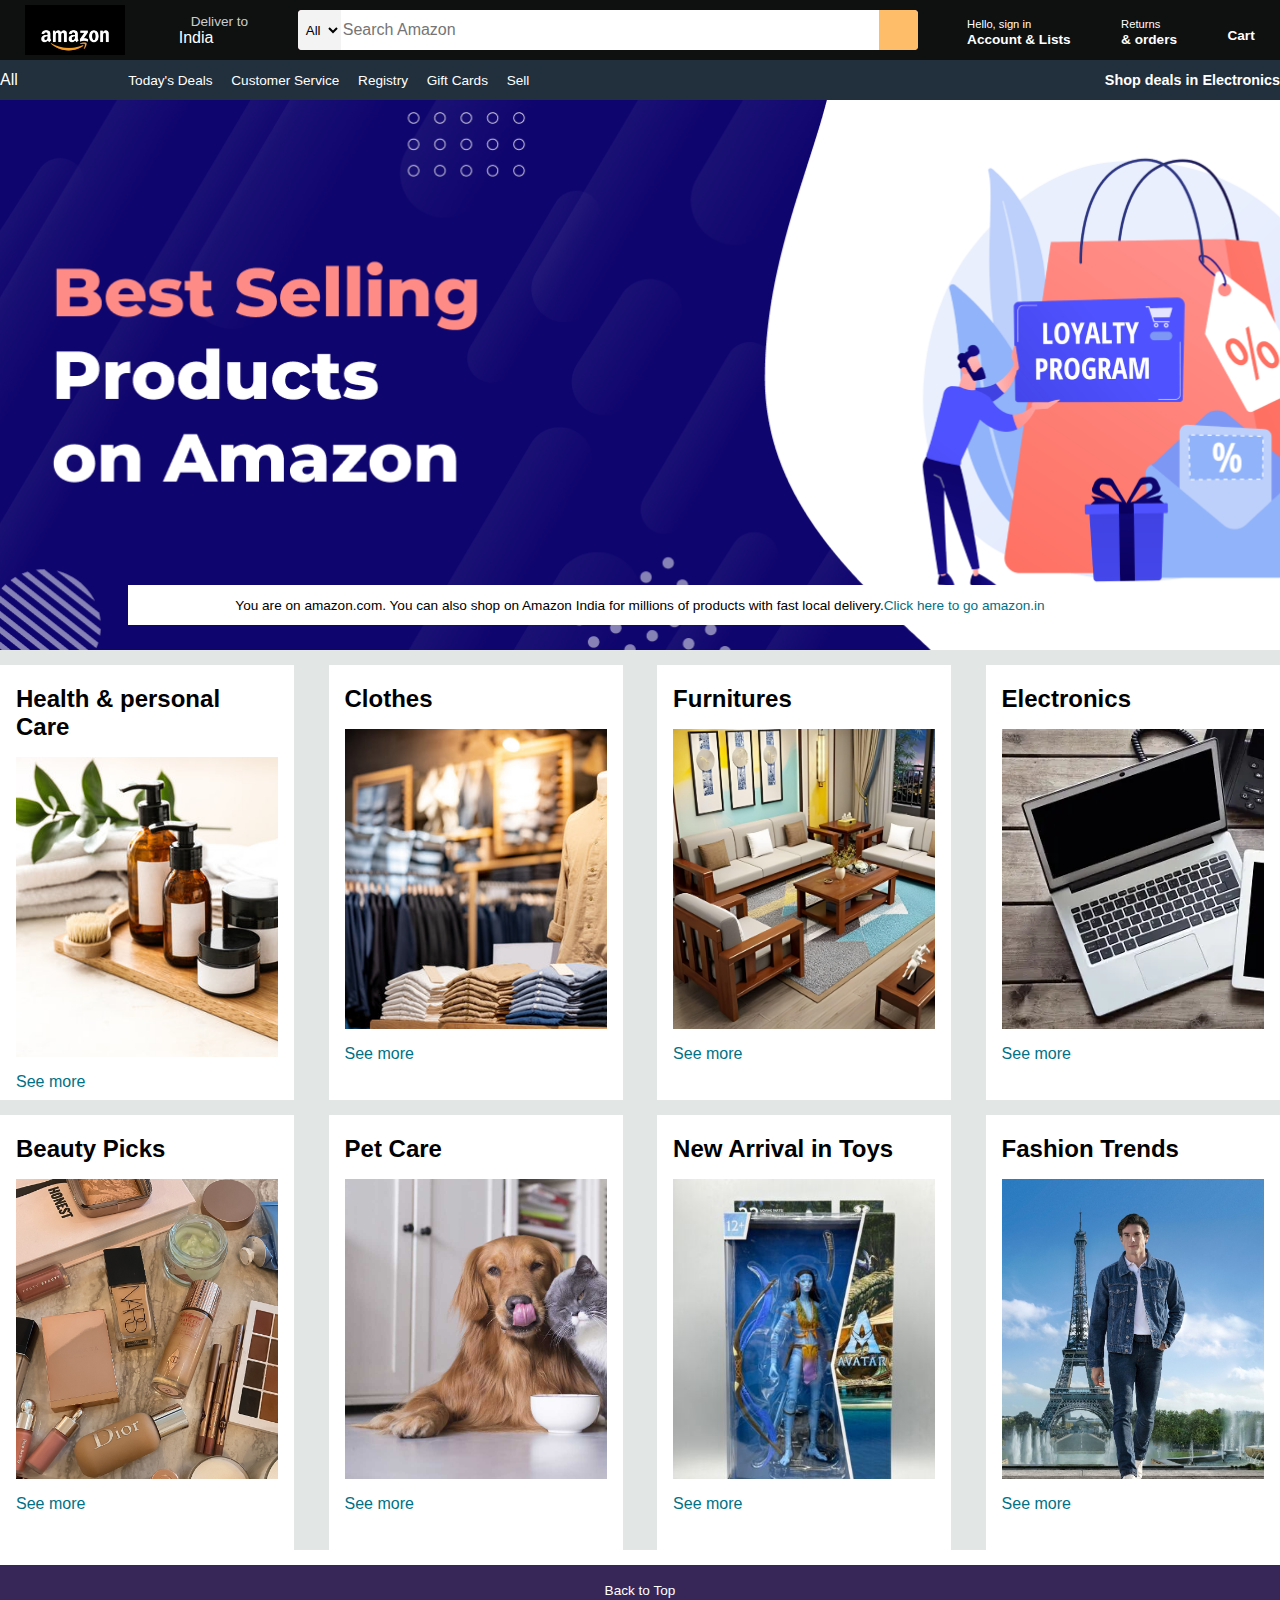
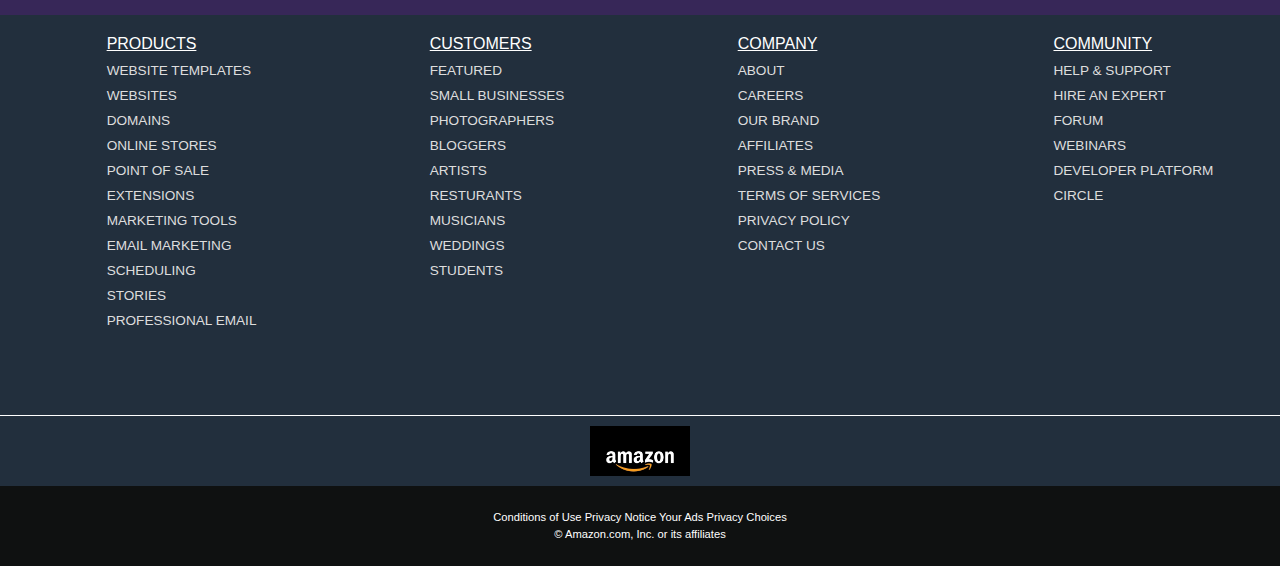
<file: Amazon Clone/index.html>
<!DOCTYPE html>
<html lang="en">
<head>
    <meta charset="UTF-8">
    <meta name="viewport" content="width=device-width, initial-scale=1.0">
    <title>Amazon Clone</title>
    <link rel="stylesheet" href="https://cdnjs.cloudflare.com/ajax/libs/font-awesome/6.6.0/css/all.min.css" integrity="sha512-Kc323vGBEqzTmouAECnVceyQqyqdsSiqLQISBL29aUW4U/M7pSPA/gEUZQqv1cwx4OnYxTxve5UMg5GT6L4JJg==" crossorigin="anonymous" referrerpolicy="no-referrer" />
    <link rel="stylesheet" href="style.css">
</head>
<body>
    <header>
        <div class="navbar">
            <div class="nav-logo border">
                <div class="logo"></div>
            </div>

            <div class="nav-address border">
                <p class="add-first">Deliver to</p>
                <div class="add-icon">
                    <i class="fa-solid fa-location-dot"></i>
                    <p class="add-second">India</p>
                </div>
            </div>

            <div class="nav-search">
                <select class="search-select">
                    <option>All</option>
                </select>
                <input placeholder="Search Amazon" class="search-input">
                <div class="search-icon">
                    <i class="fa-solid fa-magnifying-glass"></i>
                </div>
            </div>

            <div class="nav-signin border">
                <p><span>Hello, sign in</span></p>
                <p class="nav-second">Account & Lists</p>
            </div>
            <div class="nav-return border">
                <p><span>Returns</span></p>
                <p class="nav-second">& orders</p>
            </div>
            <div class="nav-cart border">
                <i class="fa-solid fa-cart-shopping"></i>
                Cart
            </div>
        </div>
            <div class="panel">
                <div class="panel-all">
                    <i class="fa-solid fa-bars"></i>
                    All
                </div>
                <div class="panel-ops">
                    <p>Today's Deals</p>
                    <p>Customer Service</p>
                    <p>Registry</p>
                    <p>Gift Cards</p>
                    <p>Sell</p>
                </div>
                <div class="panel-deals">
                    Shop deals in Electronics
                </div>
            </div>
    </header>

    <div class="hero-section">
        <div class="hero-msg">
            <p>You are on amazon.com. You can also shop on Amazon India for millions of products with fast local delivery.</p> <a>Click here to go amazon.in</a>        </div>
    </div>

    <div class="shop-section">
        <div class="box">
            <div class="box-content">
                <h2>Health & personal Care</h2>
                <div class="box-img" style="background-image: url('box1_image.jpg');"></div>
                <p>See more</p>  
            </div>          
        </div>
        <div class="box">
            <div class="box-content">
                <h2>Clothes</h2>
                <div class="box-img" style="background-image: url('box2_image.jpg');"></div>
                <p>See more</p>  
            </div> 
        </div>
        <div class="box">
            <div class="box-content">
                <h2>Furnitures</h2>
                <div class="box-img" style="background-image: url('box3_image.jpg');"></div>
                <p>See more</p>  
            </div> 
        </div>
        <div class="box">
            <div class="box-content">
                <h2>Electronics</h2>
                <div class="box-img" style="background-image: url('box4_img.webp');"></div>
                <p>See more</p>  
            </div> 
        </div>
        <div class="box">
            <div class="box-content">
                <h2>Beauty Picks</h2>
                <div class="box-img" style="background-image: url('box5_image.jpg');"></div>
                <p>See more</p>  
            </div>          
        </div>
        <div class="box">
            <div class="box-content">
                <h2>Pet Care</h2>
                <div class="box-img" style="background-image: url('box6_image.jpg');"></div>
                <p>See more</p>  
            </div> 
        </div>
        <div class="box">
            <div class="box-content">
                <h2>New Arrival in Toys</h2>
                <div class="box-img" style="background-image: url('box7_image.jpg');"></div>
                <p>See more</p>  
            </div> 
        </div>
        <div class="box">
            <div class="box-content">
                <h2>Fashion Trends</h2>
                <div class="box-img" style="background-image: url('box8_image.jpeg');"></div>
                <p>See more</p>  
            </div> 
        </div>
    </div>

    <footer>
        <div class="foot-panel1">
            Back to Top
        </div>
        <div class="foot-panel2">
            <ul>
                <p>PRODUCTS</p>
                <a>WEBSITE TEMPLATES</a>
                <a>WEBSITES</a>
                <a>DOMAINS</a>
                <a>ONLINE STORES</a>
                <a>POINT OF SALE</a>
                <a>EXTENSIONS</a>
                <a>MARKETING TOOLS</a>
                <a>EMAIL MARKETING</a>
                <a>SCHEDULING</a>
                <a>STORIES</a>
                <a>PROFESSIONAL EMAIL</a>
            </ul>
            <ul>
                <p>CUSTOMERS</p>
                <a>FEATURED</a>
                <a>SMALL BUSINESSES</a>
                <a>PHOTOGRAPHERS</a>
                <a>BLOGGERS</a>
                <a>ARTISTS</a>
                <a>RESTURANTS</a>
                <a>MUSICIANS</a>
                <a>WEDDINGS</a>
                <a>STUDENTS</a>
            </ul>
            <ul>
                <p>COMPANY</p>
                <a>ABOUT</a>
                <a>CAREERS</a>
                <a>OUR BRAND</a>
                <a>AFFILIATES</a>
                <a>PRESS & MEDIA</a>
                <a>TERMS OF SERVICES</a>
                <a>PRIVACY POLICY</a>
                <a>CONTACT US</a>
            </ul>
            <ul>
                <p>COMMUNITY</p>
                <a>HELP & SUPPORT</a>
                <a>HIRE AN EXPERT</a>
                <a>FORUM</a>
                <a>WEBINARS</a>
                <a>DEVELOPER PLATFORM</a>
                <a>CIRCLE</a>
            </ul>
        </div>
        <div class="foot-panel3">
            <div class="logo"></div>
        </div>
        <div class="foot-panel4">
            <div class="pages">
                <a>Conditions of Use</a>
                <a>Privacy Notice</a>
                <a>Your Ads Privacy Choices</a>
            </div>
            <div class="copyright">
                &copy; Amazon.com, Inc. or its affiliates
            </div>
        </div>
    </footer>
</body>
</html>
</file>
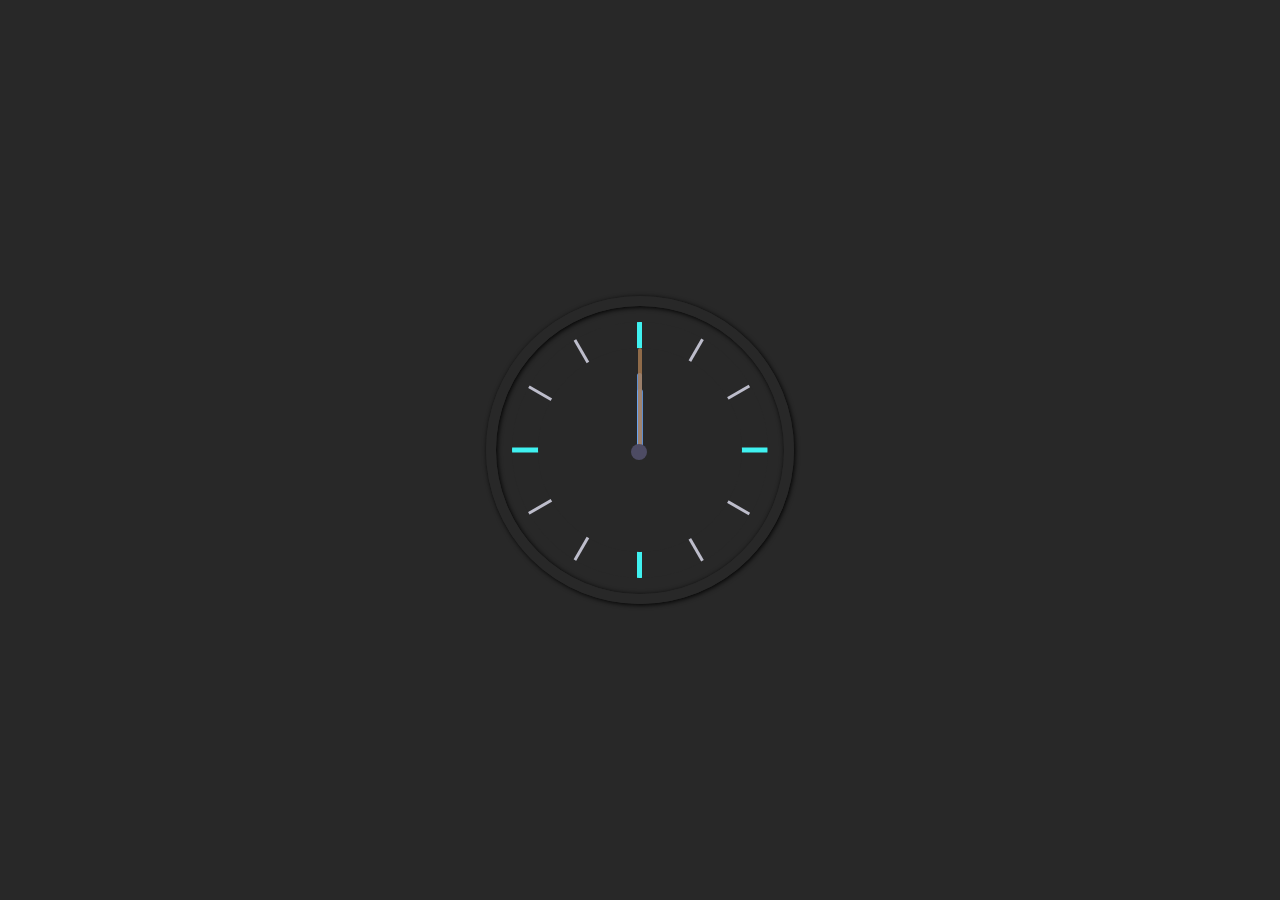
<file: Analog Clock/index.html>
<!DOCTYPE html>
<html lang="en">
<head>
    <meta charset="UTF-8">
    <meta name="viewport" content="width=device-width, initial-scale=1.0">
    <title>Analog Clock</title>
     <link rel="stylesheet" href="style.css">
</head>
<body>
    <div id="clock">
        <div id="clockInner">
            <div class="marking marking-one"></div>
            <div class="marking marking-two"></div>
            <div class="marking marking-three"></div>
            <div class="marking marking-four"></div>

            <div class="clockface"></div>

            <div id="inner"></div>

            <div id="hour"></div>
            <div id="minute"></div>
            <div id="second"></div>
        </div>
    </div>
    
    <script src="script.js"></script>
</body>
</html>
</file>
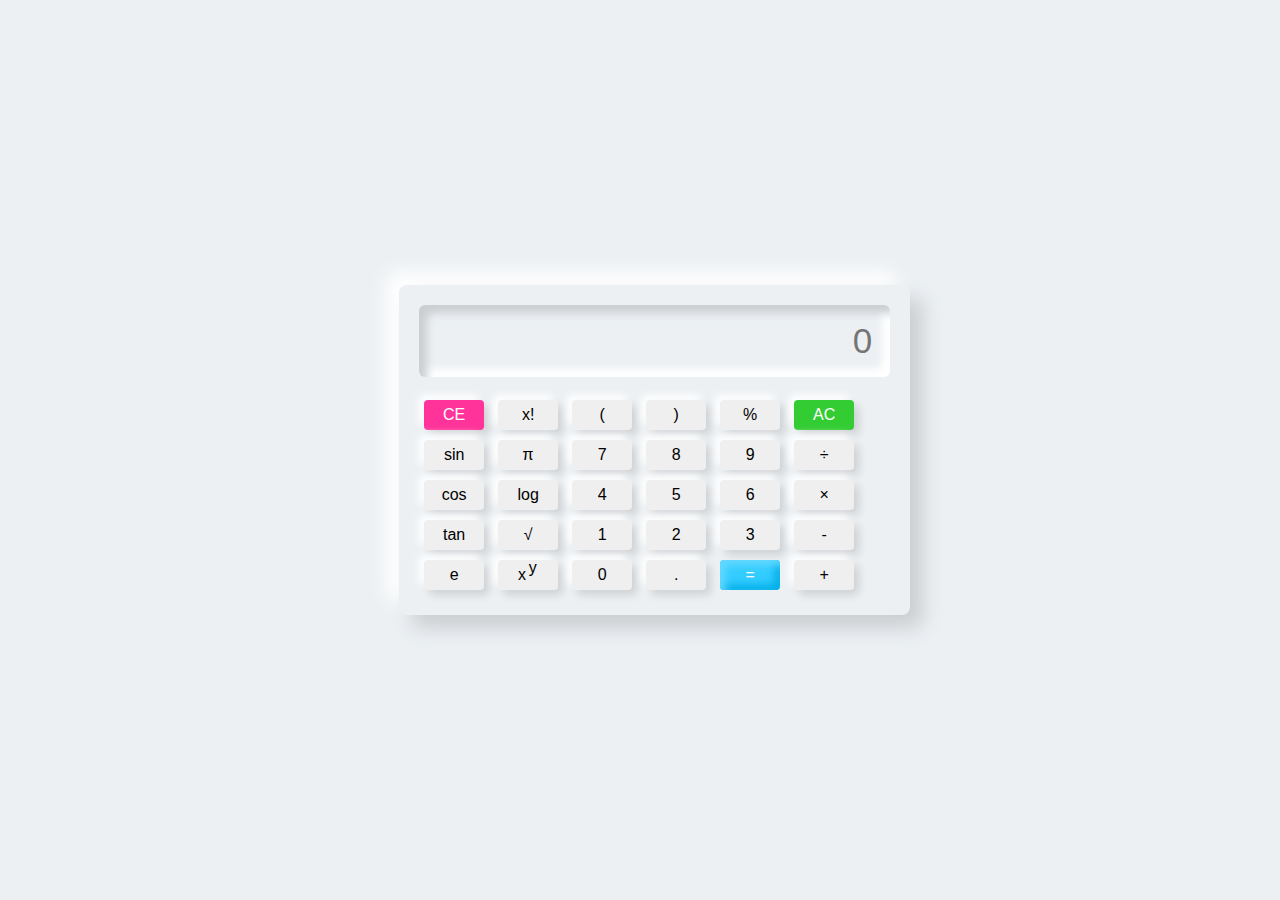
<file: Scientific Calculator/index.html>
<!DOCTYPE html>
<html lang="en">
<head>
    <meta charset="UTF-8">
    <meta name="viewport" content="width=device-width, initial-scale=1.0">
    <title>Scientific Calculator</title>
    <link rel="stylesheet" type="text/css"
        href="https://stackpath.bootstrapcdn.com/font-awesome/4.7.0/css/font-awesome.min.css">
    <link rel="stylesheet" href="style.css">
</head>
<body>

    <div class="container">
        <div class="display">
            <input id="screen" type="text" placeholder="0">
        </div>

        <div class="btns">
            <div class="row">
                <button id="ce" onclick="backspc()">CE</button>
                <button onclick="fact()">x!</button>
                <button class="btn">(</button>
                <button class="btn">)</button>
                <button class="btn">%</button>
                <button id="ac" onclick="screen.value=''">AC</button>
            </div>

            <div class="row">
                <button onclick="sin()">sin</button>
                <button onclick="pi()">π</button>
                <button class="btn">7</button>
                <button class="btn">8</button>
                <button class="btn">9</button>
                <button class="btn">÷</button>
            </div>

            <div class="row">
                <button onclick="cos()">cos</button>
                <button onclick="log()">log</button>
                <button class="btn">4</button>
                <button class="btn">5</button>
                <button class="btn">6</button>
                <button class="btn">×</button>
            </div>

            <div class="row">
                <button onclick="tan()">tan</button>
                <button onclick="sqrt()">√</button>
                <button class="btn">1</button>
                <button class="btn">2</button>
                <button class="btn">3</button>
                <button class="btn">-</button>
            </div>

            <div class="row">
                <button onclick="e()">e</button>
                <button onclick="pow()">x <span style="position: relative; bottom: .4em; right: .1em;">y</span>
                </button>
                <button class="btn">0</button>
                <button class="btn">.</button>
                <button id="eval" onclick="screen.value=eval(screen.value)">=</button>
                <button class="btn">+</button>
            </div>
        </div>
    </div>

    <script src="script.js"></script>
</body>
</html>
</file>
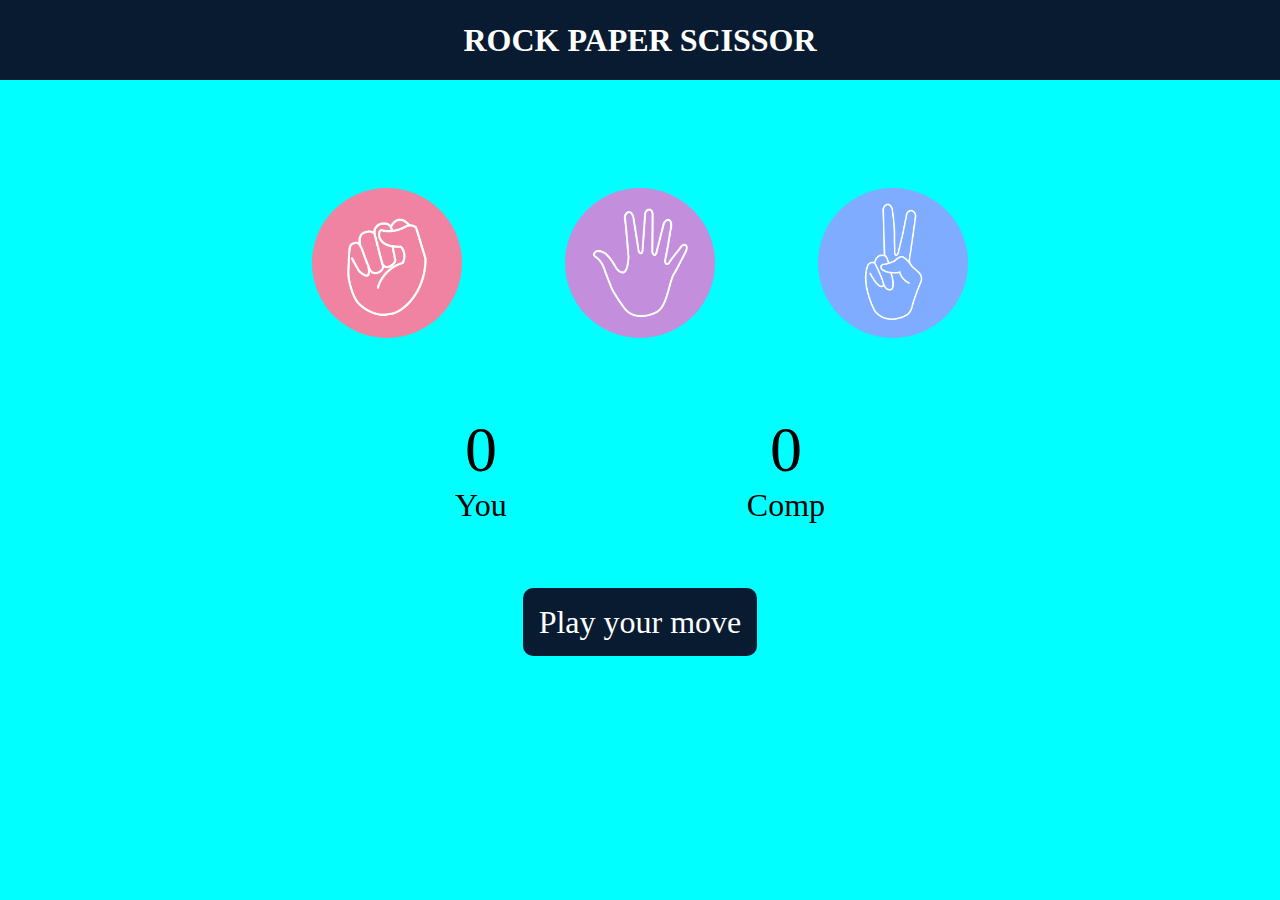
<file: Stone, Paper, Scissor/index.html>
<!DOCTYPE html>
<html lang="en">
<head>
    <meta charset="UTF-8">
    <meta name="viewport" content="width=device-width, initial-scale=1.0">
    <title>Stone Paper Scissor</title>
    <link rel="stylesheet" href="style.css">
</head>
<body>
    <h1>ROCK   PAPER   SCISSOR</h1>
    <div class="choices">
        <div class="choice" id="rock">
            <img src="rock.png">
        </div>
        <div class="choice" id="paper">
            <img src="paper.png">
        </div>
        <div class="choice" id="scissor">
            <img src="scissors.png">
        </div>
    </div>
    <div class="score-board">
        <div class="score">
            <p id="user-score">0</p>
            <p>You</p>
        </div>
        <div class="score">
            <p id="comp-score">0</p>
            <p>Comp</p>
        </div>
    </div>
    <div class="msg-container">
        <p id="msg">Play your move</p>
    </div>

    <script src="script.js"></script>
</body>
</html>
</file>
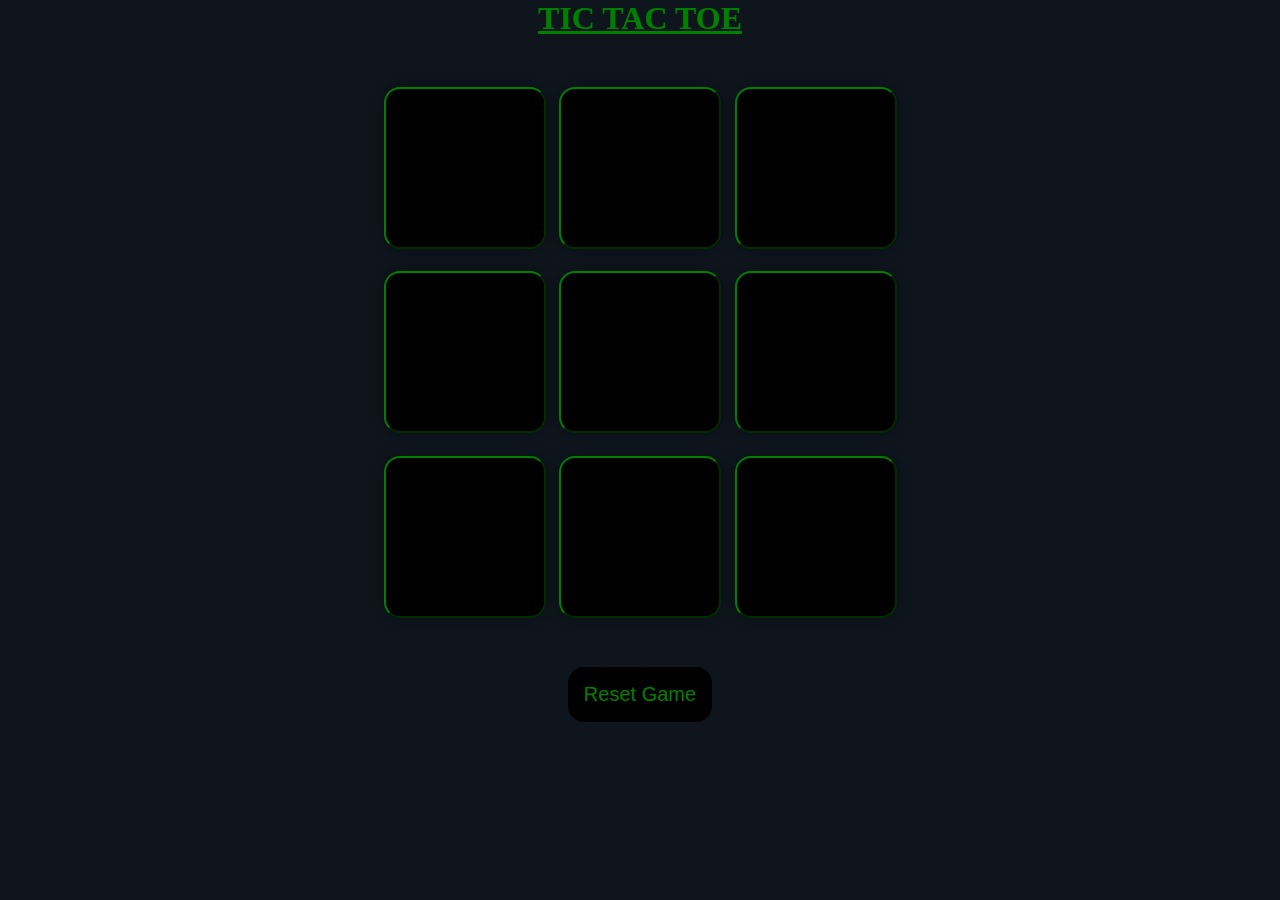
<file: Tic Tac Toe Game/index.html>
<!DOCTYPE html>
<html lang="en">
<head>
    <meta charset="UTF-8">
    <meta name="viewport" content="width=device-width, initial-scale=1.0">
    <title>Tic Tac Toe</title>
    <link rel="stylesheet" href="style.css">
</head>
<body>
    <div class="msg-container hide">
        <p id="msg">Winner</p>
        <button id="new-btn">New Game</button>
    </div>
    <main>
        <h1>TIC TAC TOE</h1>
        <div class="container">
            <div class="game">
                <button class="box"></button>
                <button class="box"></button>
                <button class="box"></button>
                <button class="box"></button>
                <button class="box"></button>
                <button class="box"></button>
                <button class="box"></button>
                <button class="box"></button>
                <button class="box"></button>
            </div>
        </div>
        <button id="reset-btn">Reset Game</button>
    </main>
    
    <script src="script.js"></script>
</body>
</html>
</file>
<file: Amazon Clone/style.css>
*{
            margin: 0;
            font-family: Arial;
            border: border-box;
        }
        .navbar{
            height: 60px;
            background-color: #0f1111;
            color: white;
            display: flex;
            align-items: center;
            justify-content: space-around;
        }
        .nav-logo{
            height: 50px;
            width: 100px;
        }
        .logo{
            background-image: url("amazon_logo.jpg");
            background-size: cover;
            height: 50px;
            width: 100%;
        }
        .border{
            border: 1.5px solid transparent;
        }
        .border:hover{
            border: 1.5px solid white;
        }

        .add-first{
            color: #cccccc;
            font-size: 0.85rem;
            margin-left: 15px;
        }
        .add-second{
            font-size: 1rem;
            margin-left: 3px;
        }
        .add-icon{
            display: flex;
            align-items: center;
        }

        .nav-search{
            display: flex;
            justify-content: space-evenly;
            background-color: pink;
            width: 620px;
            height: 40px;
            border-radius: 4px;
        }
        .search-select{
            background-color: #f3f3f3;
            width: 50px;
            text-align: center;
            border-top-left-radius: 4px;
            border-bottom-left-radius: 4px;
            border: none;
        }
        .search-input{
            width: 100%;
            font-size: 1rem;
            border: none;
        }
        .search-icon{
            width: 45px;
            display: flex;
            justify-content: center;
            align-items: center;
            font-size: 1.2rem;
            background-color: #febd68;
            border-top-right-radius: 4px;
            border-bottom-right-radius: 4px;
            color: #0f1111;
        }
        .nav-search:hover{
            border: 2px solid orange;
        }

        span{
            font-size: 0.7rem;
        }
        .nav-second{
            font-size: 0.85rem;
            font-weight: 700;
        }
        .nav-cart i {
            font-size: 30px;
        }
        .nav-cart{
            font-size: 0.85rem;
            font-weight: 700;
        }
        .panel{
            height: 40px;
            background-color: #222f3d;
            display: flex;
            color: white;
            align-items: center;
            justify-content: space-between;
        }
        .panel-ops p{
            display: inline;
            margin-left: 15px;
        }
        .panel-ops{
            width: 70%;
            font-size: 0.85rem;
        }
        .panel-deals{
            font-size: 0.9rem;
            font-weight: 700;
        }

        .hero-section{
            background-image: url("hero_image.png");
            background-size: cover;
            height: 550px;
            display: flex;
            justify-content: center;
            align-items: flex-end;
        }
        .hero-msg{
            background-color: white;
            color: black;
            height: 40px;
            display: flex;
            align-items: center;
            justify-content: center;
            font-size: 0.85rem;
            width: 80%;
            margin-bottom: 25px;
        }
        .hero-msg a{
            color: #007185;
        }
        .shop-section{
            display: flex;
            flex-wrap: wrap;
            justify-content: space-between;
            background-color: #e2e7e6;
        }
        .box{
            height: 400px;
            width: 23%;
            background-color: white;
            padding: 20px 0px 15px;
            margin-top: 15px;
        }
        .box-img{
            height: 300px;
            background-size: cover;
            margin-top: 1rem;
            margin-bottom: 1rem;
        }
        .box-content{
            margin-left: 1rem;
            margin-right: 1rem;
        }
        .box-content p{
            color: #007185;
        }

        footer{
            margin-top: 15px;
        }
        .foot-panel1{
            background-color: #372758;
            color: white;
            height: 50px;
            display: flex;
            justify-content: center;
            align-items: center;
            font-size: 0.85rem;
        }
        .foot-panel2{
            background-color: #222f3d;
            color: white;
            height: 400px;
            display: flex;
            justify-content: space-around;
        }
        ul{
            margin-top: 20px;
        }
        ul p{
            text-decoration: underline;
        }
        ul a{
            display: block;
            font-size: 0.85rem;
            margin-top: 10px;
            color: #dddddd;
        }

        .foot-panel3{
            background-color: #222f3d;
            color: white;
            border-top: 0.5px solid white;
            height: 70px;
            display: flex;
            justify-content: center;
            align-items: center;
        }
        .logo{
            background-image: url("amazon_logo.jpg");
            background-size: cover;
            height: 50px;
            width: 100px;
        }

        .foot-panel4{
            background-color: #0f1111;
            color: white;
            height: 80px;          
            font-size: 0.7rem;
            text-align: center;
        }
        .pages{
            padding-top: 25px;
        }
        .copyright{
            padding-top: 5px;           
        }
</file>
<file: Analog Clock/style.css>
body {
            height: 100vh;
            padding: 0;
            margin: 0;
            display: flex;
            align-items: center;
            justify-content: center;
            background-color: #282828;
        }
        #clock {
            position: relative;
            height: 20vw;
            width: 20vw;
            border: 10px solid #282828;
            box-shadow: inset 1px 1px 5px #000000, 1px 1px 5px #000000;
            border-radius: 50%;
            padding: 1rem;
            display: flex;
            align-items: center;
            justify-content: center;
        }
        #clockInner {
            position: relative;
            background: #282828;
            overflow: hidden;
            width: 100%;
            height: 100%;
            border-radius: 100%;
        }
        #clockInner::after {
            -webkit-transform: rotate(90deg);
            -moz-transform: rotate(90deg);
            transform: rotate(90deg)
        }
        #clockInner::after,
        #clockInner::before,
        #clockInner .marking {
            content: '';
            position: absolute;
            width: 5px;
            height: 100%;
            background: #3FF1F0;
            z-index: 0;
            left: 49%;
            top: 0%;
        }
        #clockInner .marking {
            background: #bdbdcb;
            width: 3px;
        }
        #clockInner .marking.marking-one {
            -webkit-transform: rotate(30deg);
            -moz-transform: rotate(30deg);
            transform: rotate(30deg)
        }
        #clockInner .marking.marking-two {
            -webkit-transform: rotate(60deg);
            -moz-transform: rotate(60deg);
            transform: rotate(60deg)
        }
        #clockInner .marking.marking-three {
            -webkit-transform: rotate(120deg);
            -moz-transform: rotate(120deg);
            transform: rotate(120deg)
        }
        #clockInner .marking.marking-four {
            -webkit-transform: rotate(150deg);
            -moz-transform: rotate(150deg);
            transform: rotate(150deg)
        }
        .clockface {
            position: absolute;
            top: 10%;
            left: 10%;
            width: 80%;
            height: 80%;
            background: #282828;
            -webkit-border-radius: 100%;
            -moz-border-radius: 100%;
            border-radius: 100%;
            z-index: 1;
        }
        #inner {
            position: absolute;
            top: 50%;
            left: 50%;
            width: 16px;
            height: 16px;
            border-radius: 18px;
            margin-left: -9px;
            margin-top: -6px;
            background: #4d4b63;
            z-index: 11;
        }
        #hour,
        #minute,
        #second {
            position: absolute;
            border-radius: 10px;
            transform-origin: bottom;
            z-index: 5;
        }
        #hour {
            background: #6BA6F6;
            width: 2.4%;
            height: 25%;
            top: 26%;
            left: 48.85%;
            opacity: 0.8;
        }
        #minute {
            background-color: #6BA6F6;
            width: 2%;
            height: 30%;
            top: 20%;
            left: 48.9%;
            opacity: 0.8;
        }
        #second {
            background: #AA7C51;
            width: 1.6%;
            height: 40%;
            top: 10%;
            left: 49.25%;
            opacity: 0.8;
        }
</file>
<file: Scientific Calculator/style.css>
body {
        padding: 0;
        margin: 0;
        display: flex;
        justify-content: center;
        align-items: center;
        min-height: 100vh;
        user-select: none;
        background: #ecf0f3;
    }

    .container {
        margin-left: 1.8em;
        padding: 20px;
        border-radius: 8px;
        box-shadow: 13px 13px 20px #cbced1,
            -13px -13px 20px #ffffff;
    }

    .content {
        width: 100%;
        margin-top: 1.7em;
        display: flex;
        justify-content: center;
        align-items: center;
        flex-direction: column;
    }

    .row button {
        width: 60px;
        height: 30px;
        font-size: 16px;
        border: none;
        outline: none;
        margin: 5px;
        border-radius: 4px;
        transition: .1s;
        box-shadow: 5px 5px 8px #00000020,
            -5px -5px 8px #ffff;
    }

    .row button:hover {
        box-shadow: inset 5px 5px 8px rgba(16, 16, 16, .1),
            inset -5px -5px 8px #fff;
        background: #fff;
    }

    .display #screen {
        margin-bottom: .5em;
        width: auto;
        height: 70px;
        font-size: 35px;
        outline: none;
        border: none;
        text-align: right;
        padding-right: .5em;
        background: #ecf0f3;
        border-radius: 6px;
        box-shadow: inset 8px 8px 8px #cbced1,
            inset -8px -8px 8px #ffffff;
    }

    #eval {
        background: #33ccff;
        color: #fff;
        box-shadow: inset 5px 5px 8px #66d9ff,
            inset -5px -5px 8px #00ace6;
    }

    #eval:hover {
        box-shadow: inset 5px 5px 8px #00ace6,
            inset -5px -5px 8px #00ace6;
    }

    #ac {
        background: #33cc33;
        color: #fff;
    }

    #ac:hover {
        box-shadow: inset 5px 5px 8px #2eb82e,
            inset -5px -5px 8px #33cc33;
    }

    #ce {
        background: #ff3399;
        color: #fff;
    }

    #ce:hover {
        box-shadow: inset 5px 5px 8px #e60073,
            inset -5px -5px 8px #ff3399;
    }
</file>
<file: Stone, Paper, Scissor/style.css>
*{
            margin: 0;
            padding: 0;
            text-align: center;
        }
        body{
            background-color: aqua;
        }
        h1{
            background-color: #081b31;
            color: #fff;
            height: 5rem;
            line-height: 5rem;
        }
        .choice{
            height: 165px;
            width: 165px;
            margin: 20px;
            border-radius: 50%;
            display: flex;
            justify-content: center;
            align-items: center;
        }
        .choice:hover{
            background-color: #081b31;
            cursor: pointer;
        }
        img{
            height: 150px;
            width: 150px;
            object-fit: cover;
            border-radius: 50%;
        }
        .choices{
            display: flex;
            justify-content: center;
            align-items: center;
            gap: 3rem;
            margin-top: 5rem;
        }
        .score-board{
            display: flex;
            justify-content: center;
            align-items: center;
            font-size: 2rem;
            margin-top: 3rem;
            gap: 5rem;
        }
        .score{
            margin: 0 5rem 0 5rem;
        }
        #user-score,
        #comp-score{
            font-size: 4rem;
        }
        .msg-container{
            margin-top: 5rem;
        }
        #msg{
            background-color: #081b31;
            color: #fff;
            font-size: 2rem;
            display: inline;
            padding: 1rem;
            border-radius: 10px;
        }
</file>
<file: Tic Tac Toe Game/style.css>
*{
    margin: 0;
    padding: 0;
}
body{
            background-color: rgb(15, 21, 29);
            text-align: center;
        }        
        h1{
            color: green;            
            text-decoration: underline;            
        }
        .container{
            height: 70vh;
            display: flex;
            justify-content: center;
            align-items: center;
        }
        .game{
            height: 60vmin;
            width: 60vmin;
            display: flex;
            flex-wrap: wrap;
            justify-content: center;
            align-items: center;
            gap: 1.5vmin;
        }
        .box{
            height: 18vmin;
            width: 18vmin;
            background-color: black;
            border-radius: 1rem;           
            border-color: green;
            box-shadow: 0 0 1rem rgba(0, 0, 0, 0.3);
            font-size: 8vmin;
            color: green;
        }
        #reset-btn{
            padding: 1rem;
            font-size: 1.25rem;
            background-color: black;
            color: green;
            border-radius: 1rem;
            border: none;
        }
        #new-btn{
            padding: 1rem;
            font-size: 1.25rem;
            background-color: black;
            color: green;
            border-radius: 1rem;
            border: none;
        }
        #msg{
            color: green;
            font-size: 5vmin;
        }
        .msg-container{
            height: 100vmin;
            display: flex;
            justify-content: center;
            align-items: center;
            flex-direction: column;
            gap: 4rem;
        }
        .hide{
            display: none;
        }
</file>
